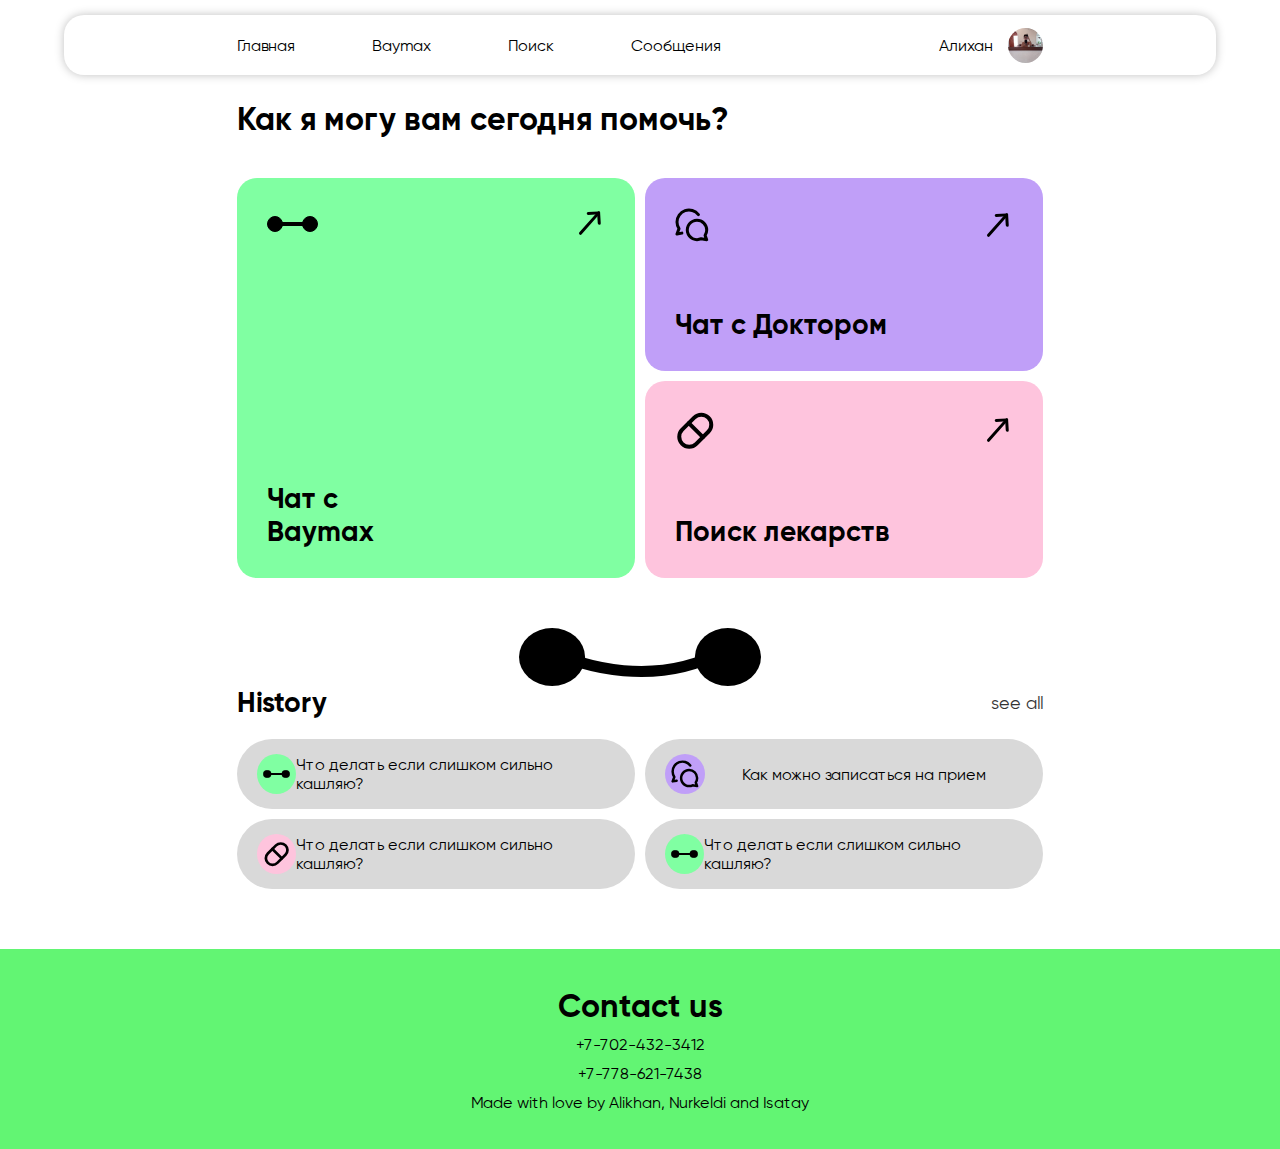
<file: api/templates/index.html>
<!DOCTYPE html>
<html lang="en">
<head>
    <meta charset="UTF-8">
    <meta name="viewport" content="width=device-width, initial-scale=1.0">
    <title>SymptomAIze</title>
    <link rel="stylesheet" href="style.css">
</head>
<body>
    <header class="header">
        <div class="container">
            <div class="header__inner">
                <ul class="nav-list">
                    <li class="nav-item">
                        <a href="./index.html" class="nav-link">Главная</a>
                    </li>
                    <li class="nav-item">
                        <a href="./baymax.html" class="nav-link">Baymax</a>
                    </li>
                    <li class="nav-item">
                        <a href="./find.html" class="nav-link">Поиск</a>
                    </li>
                    <li class="nav-item">
                        <a href="./message.html" class="nav-link">Сообщения</a>
                    </li>
                </ul>
                <div class="header-profile">
                    <div class="header-username">Алихан</div>
                    <div class="header-logo"></div>
                </div>
            </div>
        </div>
    </header>
    <main class="main">
        <div class="container">
            <h1 class="main-header">Как я могу вам сегодня помочь?</h1>
            <div class="main-grid">
                <a href="./baymax.html" class="main__btn first">
                    <div class="main__btn-icons">
                        <img src="./imgs/baymax.svg" alt="" class="btn-icon">
                        <img src="./imgs/arrow.svg" alt="" class="arrow">
                    </div>
                    <h2 class="main__btn-header">Чат с <br> Baymax</h2>
                </a>
                <a href="./message.html" class="main__btn second">
                    <div class="main__btn-icons">
                        <img src="./imgs/message.svg" alt="" class="btn-icon">
                        <img src="./imgs/arrow.svg" alt="" class="arrow">
                    </div>
                    <h2 class="main__btn-header">Чат с Доктором</h2>
                </a>
                <a href="./find.html" class="main__btn third">
                    <div class="main__btn-icons">
                        <img src="./imgs/picture.svg" alt="" class="btn-icon">
                        <img src="./imgs/arrow.svg" alt="" class="arrow">
                    </div>
                    <h2 class="main__btn-header">Поиск лекарств</h2>
                </a>
            </div>
            <div class="main-bg">
                <img src="./imgs/baymax-2svg.svg" alt="" class="main-bg-icon">
            </div>
            <section class="history">
                <div class="history-head">
                    <h2 class="history-header">History</h2>
                    <p class="history-btn">see all</p>
                </div>
                <div class="history-cards">
                    <div class="history-card">
                        <div class="history-card-logo first">
                            <img src="./imgs/baymax.svg" alt="" class="history-card-img">
                        </div>
                        <p class="history-card-text">Что делать если слишком сильно кашляю?</p>
                        <div></div>
                    </div>
                    <div class="history-card">
                        <div class="history-card-logo second">
                            <img src="./imgs/message.svg" alt="" class="history-card-img">
                        </div>
                        <p class="history-card-text">Как можно записаться на прием</p>
                        <div></div>
                    </div>
                    <div class="history-card">
                        <div class="history-card-logo third">
                            <img src="./imgs/picture.svg" alt="" class="history-card-img">
                        </div>
                        <p class="history-card-text">Что делать если слишком сильно кашляю?</p>
                        <div></div>
                    </div>
                    <div class="history-card">
                        <div class="history-card-logo first">
                            <img src="./imgs/baymax.svg" alt="" class="history-card-img">
                        </div>
                        <p class="history-card-text">Что делать если слишком сильно кашляю?</p>
                        <div></div>
                    </div>
                </div>
            </section>
        </div>
    </main>
    <footer class="footer">
        <h1 class="footer-header">Contact us</h1>
        <p class="footer-text">+7-702-432-3412</p>
        <p class="footer-text">+7-778-621-7438</p>
        <p class="footer-text">Made with love by Alikhan, Nurkeldi and Isatay</p>
    </footer>
</body>
</html>
</file>
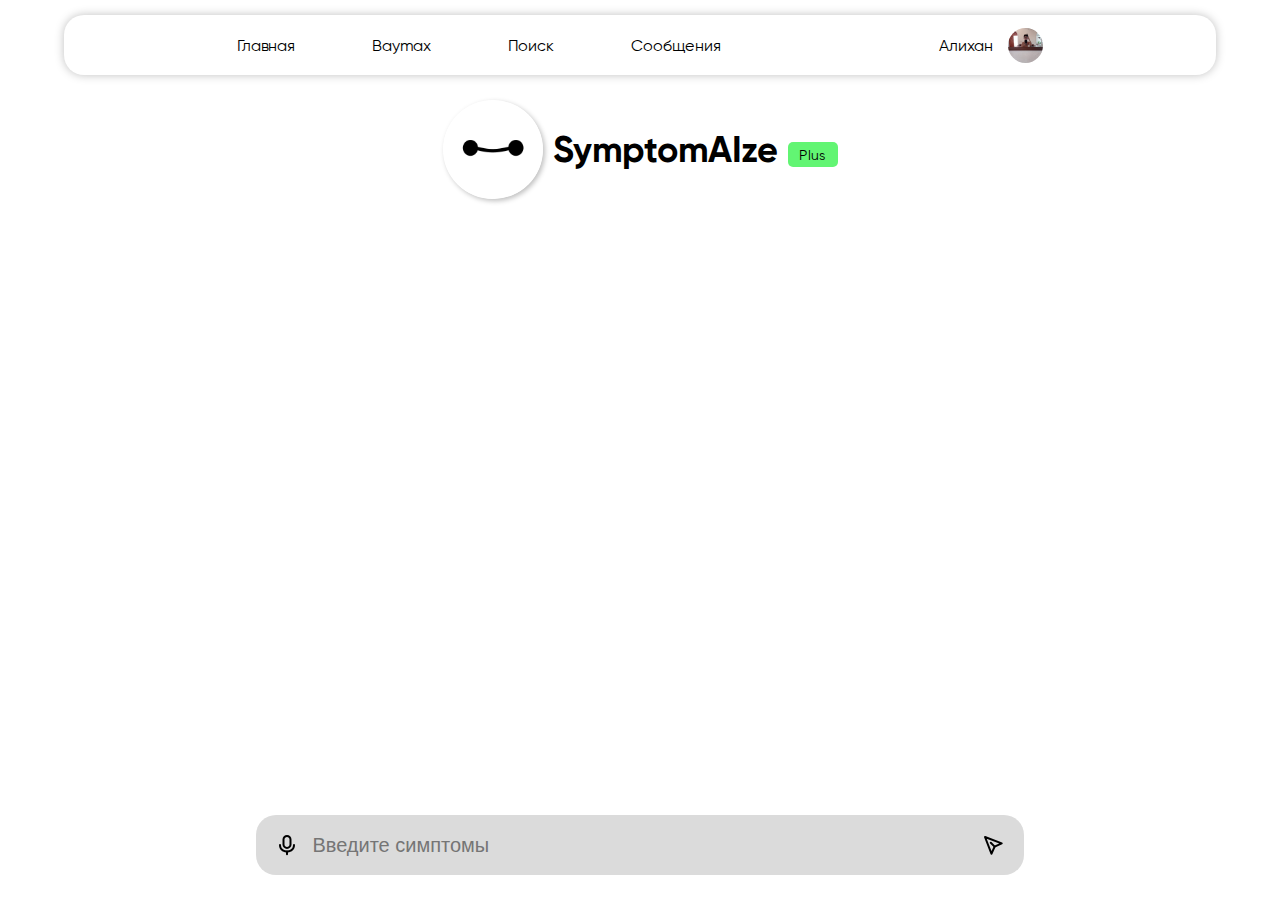
<file: api/templates/baymax.html>
<!DOCTYPE html>
<html lang="en">
<head>
  <meta charset="UTF-8">
  <meta name="viewport" content="width=device-width, initial-scale=1.0">
  <title>SymptomAIze</title>
  <link rel="stylesheet" href="style.css">
</head>
<body>
  <header class="header">
    <div class="container">
      <div class="header__inner">
        <ul class="nav-list">
          <li class="nav-item">
            <a href="index.html" class="nav-link">Главная</a>
          </li>
          <li class="nav-item">
            <a href="baymax.html" class="nav-link">Baymax</a>
          </li>
          <li class="nav-item">
            <a href="find.html" class="nav-link">Поиск</a>
          </li>
          <li class="nav-item">
            <a href="message.html" class="nav-link">Сообщения</a>
          </li>
        </ul>
        <div class="header-profile">
          <div class="header-username">Алихан</div>
          <div class="header-logo"></div>
        </div>
      </div>
    </div>
  </header>
  
  <section class="chat-baymax">
    <div class="chat-logo">
      <img src="imgs/logo.png" alt="" class="chat-logo-img">
      <h1 class="chat-logo-name">SymptomAIze</h1>
      <div class="plus">Plus</div>
    </div>
    <div class="chat-text" id="chat-text"></div>
    <label class="chat-input">
      <img src="imgs/voice-mail--mic-audio-mike-music-microphone.svg" alt="" class="input-voice input-icon">
      <input type="text" id="symptoms-input" class="input-text" placeholder="Введите симптомы">
      <img src="imgs/mail-send-email-message--send-email-paper-airplane-deliver.svg" alt="" class="input-submit" id="submit-btn">
    </label>
  </section>
  
  <script>
    const chatText = document.getElementById('chat-text');
    const recognitionButton = document.querySelector('.input-voice');

    const SpeechRecognition = window.SpeechRecognition || window.webkitSpeechRecognition;

    if (SpeechRecognition) {
      const recognition = new SpeechRecognition();
      recognition.lang = 'ru-RU';
      recognition.interimResults = false;

      recognition.onresult = async (event) => {
        const symptoms = event.results[0][0].transcript;
        console.log('Распознанные симптомы:', symptoms);

        if (symptoms) {
          await processSymptoms(symptoms);
        } else {
          chatText.innerHTML = `<p>Пожалуйста, введите симптомы.</p>`;
        }
      };

      recognition.onerror = (event) => {
        console.error('Ошибка распознавания:', event.error);
      };

      recognitionButton.addEventListener('click', () => {
        recognition.start();
        chatText.innerHTML = `<p>Идет запись...</p>`;
      });
    } else {
      chatText.innerHTML = `<p>Ваш браузер не поддерживает Web Speech API. Попробуйте использовать Google Chrome.</p>`;
    }

    document.getElementById('submit-btn').addEventListener('click', async function () {
      const symptoms = document.getElementById('symptoms-input').value;

      if (symptoms) {
        await processSymptoms(symptoms);
      } else {
        chatText.innerHTML = `<p>Пожалуйста, введите симптомы.</p>`;
      }
    });

    async function processSymptoms(symptoms) {
      try {
        // Using relative URLs here
        const response = await fetch('/get-symptoms-analysis/', {
          method: 'POST',
          headers: {
            'Content-Type': 'application/json',
          },
          body: JSON.stringify({ symptoms: symptoms })
        });

        const data = await response.json();
        console.log('Ответ сервера:', data);

        if (data.analysis) {
          chatText.innerHTML = `<p><strong>Вы ввели:</strong> ${symptoms}</p><p><strong>Возможные заболевания:</strong> ${data.analysis}</p>`;
          const utterance = new SpeechSynthesisUtterance(data.analysis);
          utterance.rate = 2;
          utterance.lang = 'ru-RU';
          speechSynthesis.speak(utterance);

          const responseDisease = await fetch('/get-disease/', {
            method: 'POST',
            headers: {
              'Content-Type': 'application/json'
            },
            body: JSON.stringify({ symptoms: symptoms })
          });

          const dataDisease = await responseDisease.json();
          console.log(dataDisease)
          const disease = dataDisease.disease;

          // Получение лекарств
          const responseDrug = await fetch('/find-drugs/', {
            method: 'POST',
            headers: {
              'Content-Type': 'application/json'
            },
            body: JSON.stringify({ disease: disease })
          });

          const dataDrug = await responseDrug.json();

          if (dataDrug.drugs && dataDrug.drugs.length > 0) {
            dataDrug.drugs.forEach(async drug => {
              try {
                console.log(drug)
                const familiarDrugResponse = await fetch('/get-familiar-drug/', {
                  method: 'POST',
                  headers: {
                    'Content-Type': 'application/json',
                  },
                  body: JSON.stringify({ drug: drug.drug })
                });

                const familiarDrugData = await familiarDrugResponse.json();

                const familiarTranslationResponse = await fetch('/translate/', {
                  method: 'POST',
                  headers: {
                    'Content-Type': 'application/json',
                  },
                  body: JSON.stringify({ text: drug.reaction })
                });

                const familiarTranslationData = await familiarTranslationResponse.json();

                if (familiarDrugData.familiar_version) {
                  const p = document.createElement('p');
                  p.innerHTML = `Лекарство: <strong>${familiarDrugData.familiar_version}</strong>,  Реакция: ${familiarTranslationData.translated_text}`;
                  chatText.appendChild(p);
                } else {
                  const p = document.createElement('p');
                  p.innerHTML = `Лекарство: <strong>${drug.drug}</strong>,  Реакция: ${drug.reaction}`;
                  chatText.appendChild(p);
                }
              } catch (error) {
                console.error('Ошибка при получении знакомой версии лекарства:', error);
                const p = document.createElement('p');
                p.innerHTML = `Ошибка при обработке лекарства <strong>${drug.drug}</strong>. Реакция: ${drug.reaction}`;
                chatText.appendChild(p);
              }
            });

          } else {
            const p = document.createElement('p');
            p.textContent = 'Лекарства не найдены.';
            chatText.appendChild(p);
          }
        } else {
          chatText.innerHTML = `<p>Ошибка: ${data.error || 'Невозможно получить данные'}</p>`;
        }
      } catch (error) {
        chatText.innerHTML = `<p>Ошибка при отправке запроса: ${error.message}</p>`;
      }
    }
  </script>
</body>
</html>
</file>
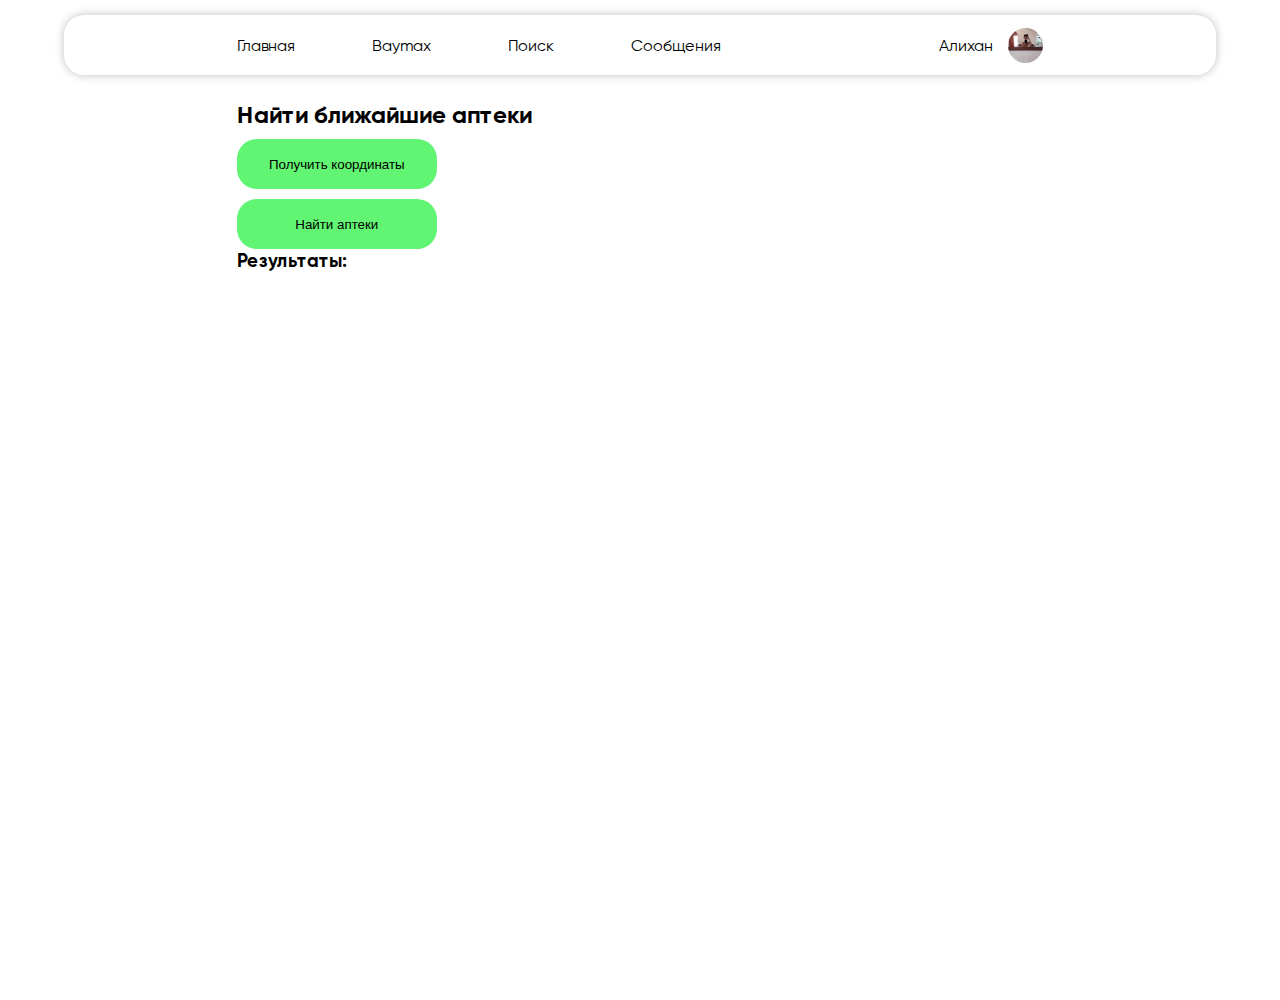
<file: api/templates/find.html>
<!DOCTYPE html>
<html lang="en">
<head>
  <meta charset="UTF-8">
  <meta name="viewport" content="width=device-width, initial-scale=1.0">
  <title>SymptomAIze</title>
  <link rel="stylesheet" href="style.css">
</head>
<body>
  <header class="header">
    <div class="container">
      <div class="header__inner">
        <ul class="nav-list">
          <li class="nav-item">
            <a href="index.html" class="nav-link">Главная</a>
          </li>
          <li class="nav-item">
            <a href="baymax.html" class="nav-link">Baymax</a>
          </li>
          <li class="nav-item">
            <a href="find.html" class="nav-link">Поиск</a>
          </li>
          <li class="nav-item">
            <a href="message.html" class="nav-link">Сообщения</a>
          </li>
        </ul>
        <div class="header-profile">
          <div class="header-username">Алихан</div>
          <div class="header-logo"></div>
        </div>
      </div>
    </div>
  </header>
  <main class="main">
    <div class="container">
      <div class="find__inner">
        <h2>Найти ближайшие аптеки</h2>
        <div class="input-container">
          <button id="getLocation">Получить координаты</button>
          <p id="coords"></p>
          <button id="findPharmacies">Найти аптеки</button>
        </div>
        <h3>Результаты:</h3>
        <ul id="pharmacyList"></ul>
      </div>
    </div>
  </main>
  <script>
    let latitude = null;
    let longitude = null;

    document.getElementById('getLocation').addEventListener('click', () => {
      if (navigator.geolocation) {
        navigator.geolocation.getCurrentPosition((position) => {
          latitude = position.coords.latitude;
          longitude = position.coords.longitude;
          document.getElementById('coords').textContent = `Широта: ${latitude}, Долгота: ${longitude}`;
        }, (error) => {
          console.error('Ошибка получения местоположения:', error);
          alert('Не удалось получить местоположение. Пожалуйста, проверьте настройки браузера.');
        });
      } else {
        alert('Ваш браузер не поддерживает геолокацию.');
      }
    });

    document.getElementById('findPharmacies').addEventListener('click', async () => {
      if (latitude === null || longitude === null) {
        alert('Сначала получите координаты пользователя.');
        return;
      }

      try {
        const response = await fetch('/find-pharmacies/', {
          method: 'POST',
          headers: {
            'Content-Type': 'application/json',
          },
          body: JSON.stringify({ latitude, longitude }),
        });

        const pharmacies = await response.json();
        const pharmacyList = document.getElementById('pharmacyList');
        pharmacyList.innerHTML = '';

        pharmacies.forEach(pharmacy => {
          const listItem = document.createElement('li');
          listItem.textContent = `${pharmacy.name} (Широта: ${pharmacy.lat}, Долгота: ${pharmacy.lon})`;
          pharmacyList.appendChild(listItem);
        });
      } catch (error) {
        console.error('Ошибка при поиске аптек:', error);
      }
    });
  </script>
</body>
</html>
</file>
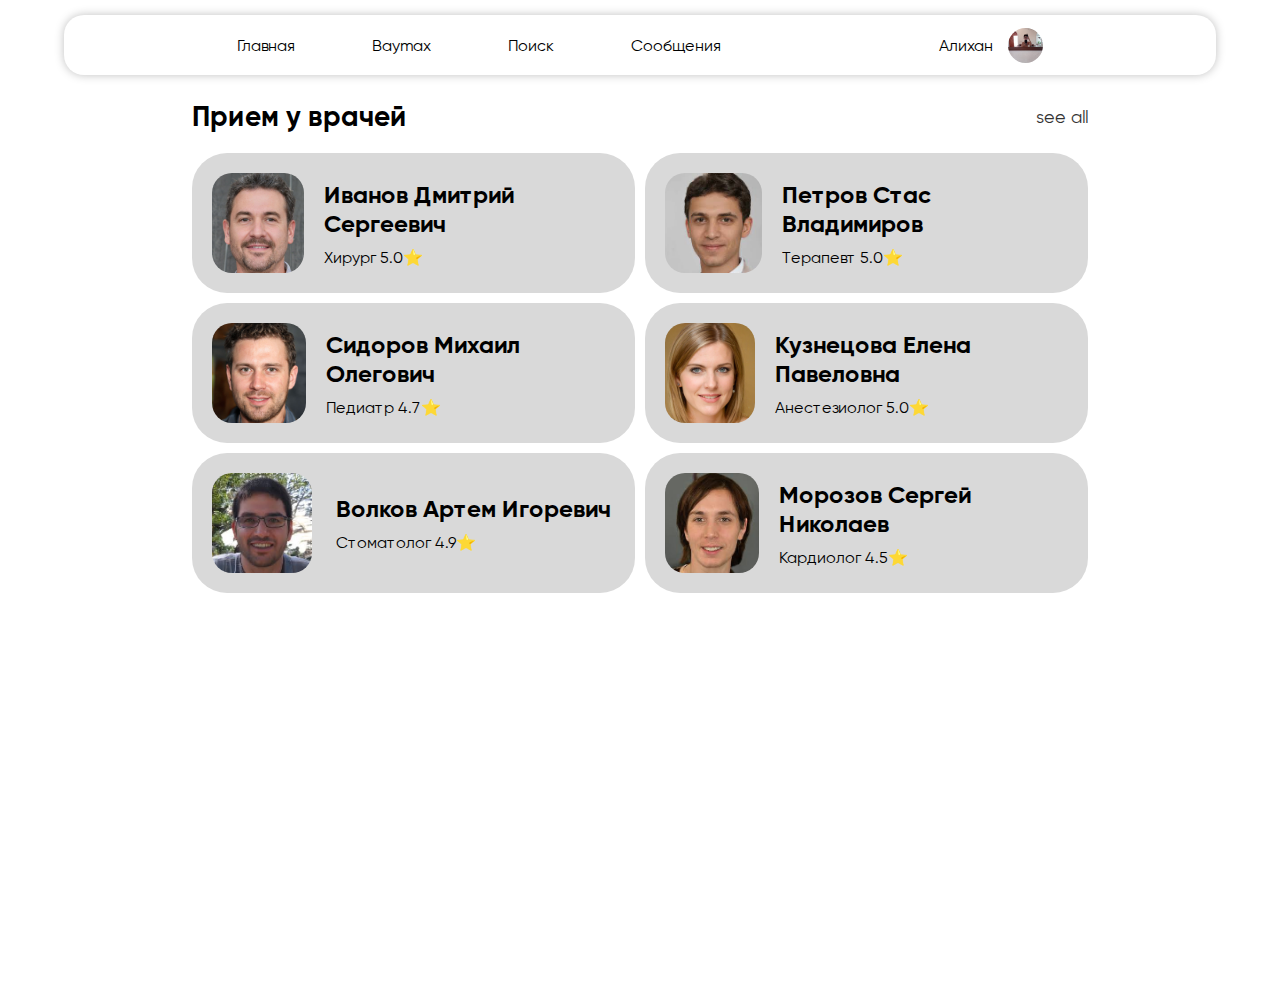
<file: api/templates/message.html>
<!DOCTYPE html>
<html lang="en">
<head>
    <meta charset="UTF-8">
    <meta name="viewport" content="width=device-width, initial-scale=1.0">
    <title>SymptomAIze</title>
    <link rel="stylesheet" href="style.css">
</head>
<body>
    <header class="header">
        <div class="container">
            <div class="header__inner">
                <ul class="nav-list">
                    <li class="nav-item">
                        <a href="./index.html" class="nav-link">Главная</a>
                    </li>
                    <li class="nav-item">
                        <a href="./baymax.html" class="nav-link">Baymax</a>
                    </li>
                    <li class="nav-item">
                        <a href="./find.html" class="nav-link">Поиск</a>
                    </li>
                    <li class="nav-item">
                        <a href="./message.html" class="nav-link">Сообщения</a>
                    </li>
                </ul>
                <div class="header-profile">
                    <div class="header-username">Алихан</div>
                    <div class="header-logo"></div>
                </div>
            </div>
        </div>
    </header>
    <main class="main"></main>
        <div class="container">
            <div class="main__inner">
                <section class="history">
                    <div class="history-head">
                        <h2 class="history-header">Прием у врачей</h2>
                        <p class="history-btn">see all</p>
                    </div>
                    <div class="history-cards doctors-cards">
                        <div class="history-card">
                            <div class="doctors-card-logo" style="background-image: url(./imgs/person-1.jpeg);"></div>
                            <div class="doctors-info">
                                <h2 class="history-card-header">Иванов Дмитрий Сергеевич</h2>
                                <p class="doctors-card-text">Хирург 5.0⭐</p>
                            </div>
                            <div></div>
                        </div>
                        <div class="history-card">
                            <div class="doctors-card-logo" style="background-image: url(./imgs/person-2.jpeg);"></div>
                            <div class="doctors-info">
                                <h2 class="history-card-header">Петров Стас Владимиров</h2>
                                <p class="doctors-card-text">Терапевт 5.0⭐</p>
                            </div>
                            <div></div>
                        </div>
                        <div class="history-card">
                            <div class="doctors-card-logo" style="background-image: url(./imgs/person-3.jpeg);"></div>
                            <div class="doctors-info">
                                <h2 class="history-card-header">Сидоров Михаил Олегович</h2>
                                <p class="doctors-card-text">Педиатр 4.7⭐</p>
                            </div>
                            <div></div>
                        </div>
                        <div class="history-card">
                            <div class="doctors-card-logo" style="background-image: url(./imgs/person-4.jpeg);"></div>
                            <div class="doctors-info">
                                <h2 class="history-card-header">Кузнецова Елена Павеловна</h2>
                                <p class="doctors-card-text">Анестезиолог 5.0⭐</p>
                            </div>
                            <div></div>
                        </div>
                        <div class="history-card">
                            <div class="doctors-card-logo" style="background-image: url(./imgs/person-5.jpeg);"></div>
                            <div class="doctors-info">
                                <h2 class="history-card-header">Волков Артем Игоревич</h2>
                                <p class="doctors-card-text">Стоматолог 4.9⭐</p>
                            </div>
                            <div></div>
                        </div>
                        <div class="history-card">
                            <div class="doctors-card-logo" style="background-image: url(./imgs/person-6.jpeg);"></div>
                            <div class="doctors-info">
                                <h2 class="history-card-header">Морозов Сергей Николаев</h2>
                                <p class="doctors-card-text">Кардиолог 4.5⭐</p>
                            </div>
                            <div></div>
                        </div>
                    </div>
                </section>
            </div>
        </div>
    </main>
    
</body>
</html>
</file>
<file: api/templates/style.css>
@font-face {
	font-family: 'Gilroy';
	src: url(./fonts/fonts/gilroy-black.eot); /* IE 9 Compatibility Mode */
	src: url(./fonts/fonts/gilroy-black.eot?#iefix) format('embedded-opentype'), /* IE < 9 */
		url(./fonts/fonts/gilroy-black.woff2) format('woff2'), /* Super Modern Browsers */
		url(./fonts/fonts/gilroy-black.woff) format('woff'), /* Firefox >= 3.6, any other modern browser */
		url(./fonts/fonts/gilroy-black.ttf) format('truetype'), /* Safari, Android, iOS */
		url(./fonts/fonts/gilroy-black.svg#gilroy-black) format('svg'); /* Chrome < 4, Legacy iOS */
    font-weight: 900;
}

@font-face {
	font-family: 'Gilroy';
	src: url(./fonts/fonts/gilroy-bold.eot); /* IE 9 Compatibility Mode */
	src: url(./fonts/fonts/gilroy-bold.eot?#iefix) format('embedded-opentype'), /* IE < 9 */
		url(./fonts/fonts/gilroy-bold.woff2) format('woff2'), /* Super Modern Browsers */
		url(./fonts/fonts/gilroy-bold.woff) format('woff'), /* Firefox >= 3.6, any other modern browser */
		url(./fonts/fonts/gilroy-bold.ttf) format('truetype'), /* Safari, Android, iOS */
		url(./fonts/fonts/gilroy-bold.svg#gilroy-bold) format('svg'); /* Chrome < 4, Legacy iOS */
    font-weight: 700;
}

@font-face {
	font-family: 'Gilroy';
	src: url(./fonts/fonts/gilroy-thin.eot); /* IE 9 Compatibility Mode */
	src: url(./fonts/fonts/gilroy-thin.eot?#iefix) format('embedded-opentype'), /* IE < 9 */
		url(./fonts/fonts/gilroy-thin.woff2) format('woff2'), /* Super Modern Browsers */
		url(./fonts/fonts/gilroy-thin.woff) format('woff'), /* Firefox >= 3.6, any other modern browser */
		url(./fonts/fonts/gilroy-thin.ttf) format('truetype'), /* Safari, Android, iOS */
		url(./fonts/fonts/gilroy-thin.svg#gilroy-thin) format('svg'); /* Chrome < 4, Legacy iOS */
    font-weight: 100;
}

@font-face {
	font-family: 'Gilroy';
	src: url(./fonts/fonts/gilroy-regular.eot); /* IE 9 Compatibility Mode */
	src: url(./fonts/fonts/gilroy-regular.eot?#iefix) format('embedded-opentype'), /* IE < 9 */
		url(./fonts/fonts/gilroy-regular.woff2) format('woff2'), /* Super Modern Browsers */
		url(./fonts/fonts/gilroy-regular.woff) format('woff'), /* Firefox >= 3.6, any other modern browser */
		url(./fonts/fonts/gilroy-regular.ttf) format('truetype'), /* Safari, Android, iOS */
		url(./fonts/fonts/gilroy-regular.svg#gilroy-regular) format('svg'); /* Chrome < 4, Legacy iOS */
    font-weight: 400;
}

*, *::after, *::before{
    padding: 0;
    margin: 0;
    box-sizing: border-box;
}

html,body,.header{
    width:100%;
    height: 100%;
}

html{
    position: relative;
}

body{
    font-family: "Gilroy";
    font-weight: 400;
    background-color: white;
    color: black;
}

.container{
    width: 70%;
    height: 100%;
    margin: 0 auto;
}

a{
    text-decoration: none;
    color: inherit;
}

ul{
    list-style-type: none;
}

.header{
    position: absolute;
    top: 0;
    right: 0;
    left: 0;
    margin-left: auto;
    margin-right: auto;
    margin-top: 15px;
    width: 90%;
    height: 60px;
    box-shadow: 0 0 10px rgba(0,0,0,0.25);
    border-radius: 20px;
    z-index: 5;
}

.header__inner{
    width: 100%;
    height: 100%;
    display: flex;
    justify-content: space-between;
    align-items: center;
}

.nav-list{
    width: 60%;
    display: flex;
    justify-content: space-between;
    font-weight: 400;
}

.nav-item{
    color: black;
    transition: all .1s linear;
}

.nav-item:hover{
    color: #807f7f;
    cursor: pointer;
}

.header-profile{
    display: flex;
    gap: 15px;
    align-items: center;
}

.header-logo{
    width: 35px;
    height: 35px;
    border-radius: 50%;
    background-image: url(./imgs/pfp.jpeg);
    background-size: cover;
    background-position: center center;
    background-repeat: no-repeat;
}

.main{
    width: 90%;
    height: auto;
    margin: 100px auto 0;
    
}

.main-grid{
    margin-top: 40px;
    width: 100%;
    height: 400px;
    gap: 10px;
    display: grid;
    grid-template-columns: 1fr 1fr;
    grid-template-columns: 1fr 1fr;
}

.main__btn{
    border-radius: 20px;
    background-color: #807f7f;
    padding: 30px;
    display: flex;
    flex-direction: column;
    justify-content: space-between;
    transition: all .1s linear;
}

.first{
    grid-row: span 2;
    background-color: #80FFA2;
}

.first:hover{
    cursor: pointer;
    background-color: #62f573;
}

.second{
    background-color: #C09FF8;
}

.second:hover{
    cursor: pointer;
    background-color: #bc69ff;
}

.third{
    background-color: #FEC4DD;
}

.third:hover{
    cursor: pointer;
    background-color: #fc86c9
}

.main__btn-icons{
    display: flex;
    justify-content: space-between;
    align-items: center;
}

.main__btn-header{
    font-size: 28px;
}

.main-bg{
    margin-top: 50px;
    width: 100%;
    display: flex;
    justify-content: center;
}

.main-bg-icon{
    width: 30%;
}

.plus{
    margin-top: 10px;
    width: 50px;
    height: 25px;
    background-color: #62f573;
    border-radius: 5px;
    display: flex;
    font-weight: 500;
    justify-content: center;
    align-items: center;
    font-size: 14px;
}

.history{
    width: 100%;
}

.history-head{
    width: 100%;
    display: flex;
    justify-content: space-between;
    align-items: center;
}

.history-header{
    font-size: 28px;
}

.history-btn{
    font-size: 18px;
    opacity: .8;
    transition: all .1s linear;
}

.history-btn:hover{
    cursor: pointer;
    opacity: .4;
}

.doctors-info{
    margin-left: 20px;
}

.history-cards{
    width: 100%;
    display: grid;
    grid-template-columns: 1fr 1fr;
    grid-auto-rows: 70px;
    gap: 10px;
    margin-top: 20px;
}

.doctors-cards{
    grid-template-columns: 1fr 1fr;
    grid-auto-rows: 140px;
}

.doctors-card-logo{
    width: 100px;
    height: 100px;
    border-radius: 20px;
    background-size: cover;
    background-repeat: no-repeat;
    background-position: center center;
}

.history-card{
    background-color: #D9D9D9;
    display: flex;
    padding: 0 20px;
    align-items: center;
    justify-content: space-between;
    border-radius: 35px;
    transition: all .1s linear;
}

.history-card:hover{
    background-color: #b8b6b6;
    cursor: pointer;
}

.history-card-header{
    font-size: 24px;
}

.doctors-card-text{
    margin-top: 10px;
}

.history-card-logo{
    height: 40px;
    width: 40px;
    display: flex;
    justify-content: center;
    align-items: center;
    border-radius: 50%;
}

.history-card-img{
    width: 70%;
}

.footer{
    margin-top: 60px;
    width: 100%;
    height: 200px;
    background-color: #62f573;
    display: flex;
    flex-direction: column;
    align-items: center;
    justify-content: center;
    gap: 10px;
}

.chat-baymax{
    padding: 100px;
    width: 100%;
    height: 70%;
    display: flex;
    flex-direction: column;
    align-items: center;
}

.chat-logo{
    display: flex;
    gap:10px;
    align-items: center;
    margin-bottom: 30px;
}
.chat-text{
    font-size: 18px;
    width: 60%;
}

.chat-logo-name{
    font-size: 36px;
}

.chat-logo-img{
    width: 100px;
    border-radius: 50%;
    box-shadow: 2px 2px 5px rgba(0,0,0,0.25);
    animation-name: rotate;
    animation-duration: 5s;
    animation-delay: 0;
    animation-timing-function: linear;
    animation-direction: normal;
    animation-iteration-count: infinite;
}

@keyframes rotate {
    0%{
        rotate: 0;
    }
    50%{
        rotate: 180deg;
    }
    100%{
        rotate: 360deg;
    }
}

.chat-input{
    position: absolute;
    bottom: 25px;
    display: flex;
    width: 60%;
    height: 60px;
    background-color: #dbdbdb;
    border-radius: 20px;
    padding: 0 20px;
    justify-content: space-between;
    align-items: center;
}

.input-text{
    width: 90%;
    height: 60%;
    border: none;
    background-color: inherit;
    outline: none;
    font-size: 20px;
}

.input-submit,.input-voice{
    height: 40%;
    transition: all .1s linear;
}

.input-submit:hover,.input-voice:hover{
    filter: invert(23%) sepia(5%) saturate(0%) hue-rotate(146deg) brightness(99%) contrast(83%);
    cursor: pointer;
}

#getLocation,#findPharmacies{
    width: 200px;
    height: 50px;
    background-color: #62f573;
    border-radius: 20px;
    border: none;
    
    margin-top: 10px;
}

#getLocation:hover,#findPharmacies:hover{
    background-color: #80FFA2;
    cursor: pointer;
}

#pharmacyList li{
    width: 100%;
    height: 50px;
    background-color: #b7b7b7;
    border-radius: 20px;
    padding: 20px;
    display: flex;
    align-items: center;
    margin-top: 10px;
}
</file>
